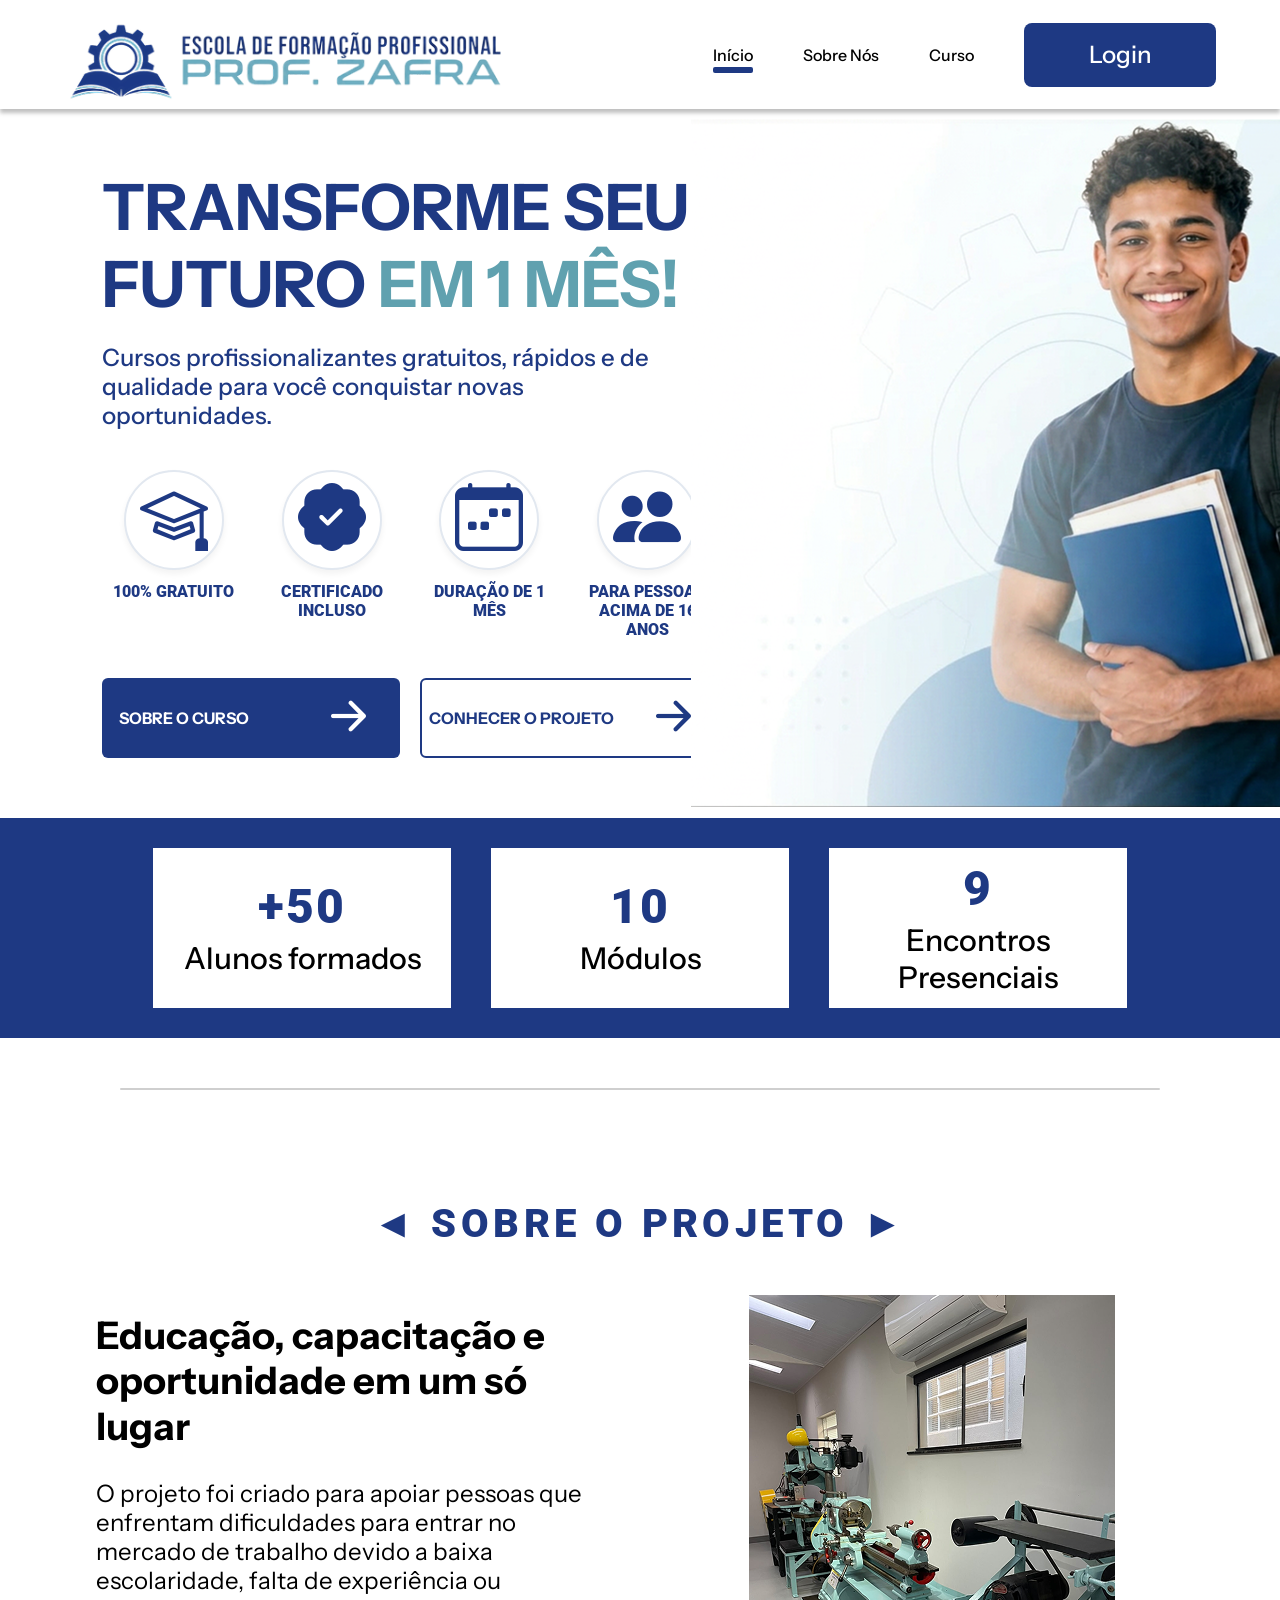
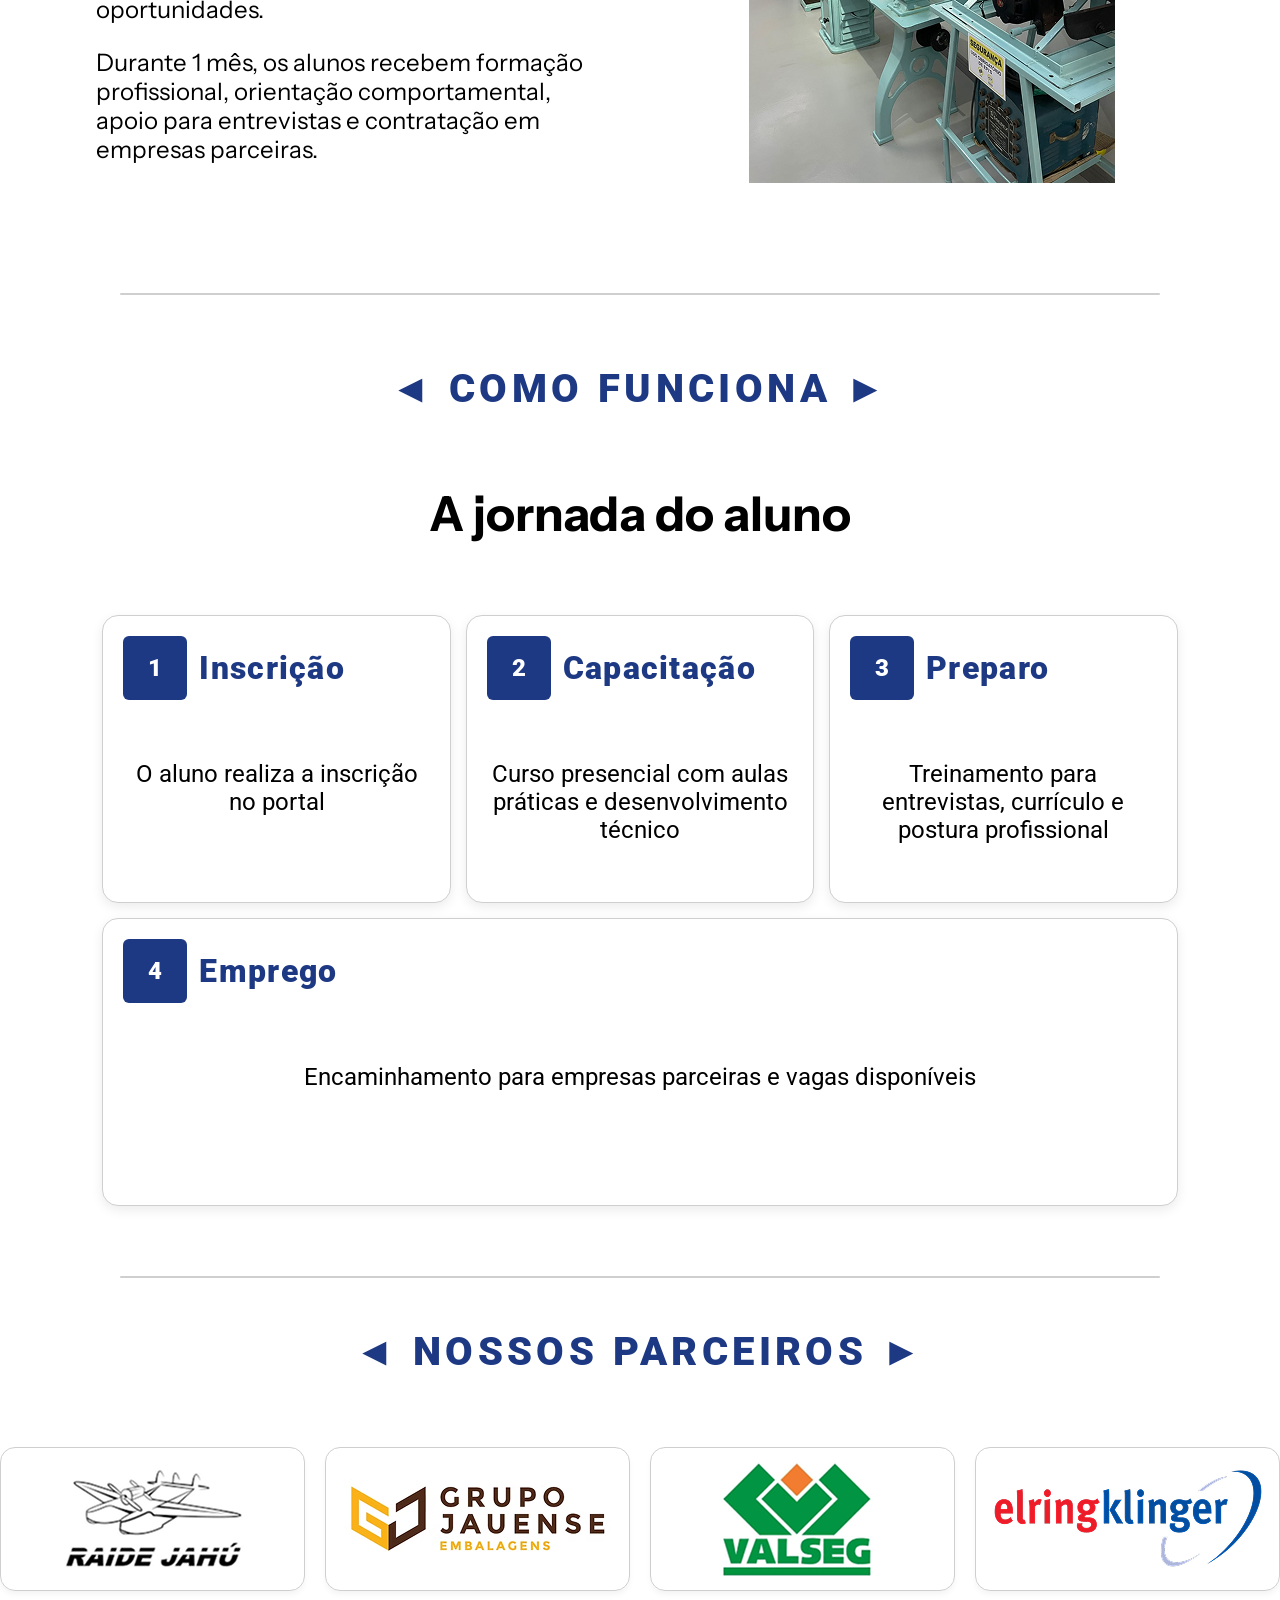
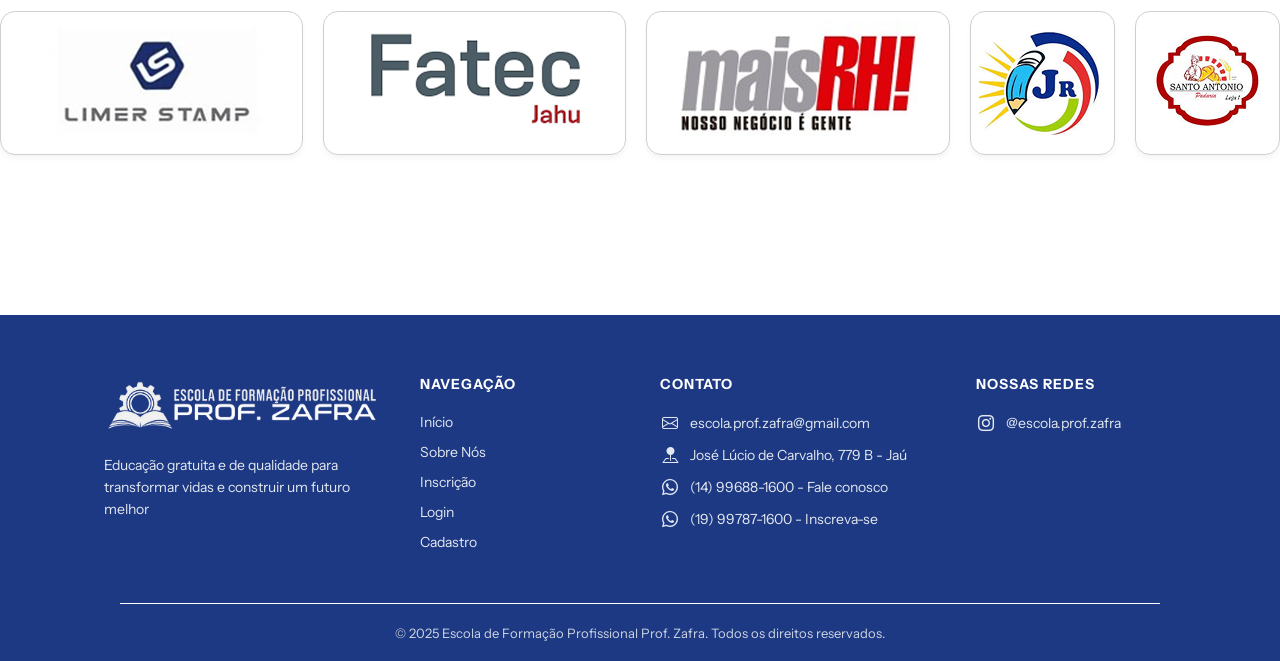
<file: index.html>
<!DOCTYPE html>
<html lang="pt-BR">
<head>
    <meta charset="UTF-8">
    <meta name="viewport" content="width=device-width, initial-scale=1.0">
    <title>Prof. Zafra - Escola de Formação Profissional</title>
    
    <link rel="preconnect" href="https://fonts.googleapis.com">
    <link rel="preconnect" href="https://fonts.gstatic.com" crossorigin>
    <link href="https://fonts.googleapis.com/css2?family=Instrument+Sans:ital,wght@0,400..700;1,400..700&family=Roboto:ital,wght@0,100;0,300;0,400;0,500;0,700;0,900;1,100;1,300;1,400;1,500;1,700;1,900&display=swap" rel="stylesheet">
    
    <link rel="stylesheet" href="css/style.css">
    <link rel="stylesheet" href="https://cdn.jsdelivr.net/npm/bootstrap-icons@1.13.1/font/bootstrap-icons.min.css">
</head>
<body>

    <header class="header-main">
        <div class="logo">
            <img src="img/Icone.png" alt="Logo Zafra">
        </div>
        <nav class="navbar">
            <div class="nav-container">
                <ul class="nav-links">
                    <li><a href="#" class="active">Início</a></li>
                    <li><a href="sobre-nos.html">Sobre Nós</a></li>
                    <li><a href="curso.html">Curso</a></li>
                    <li><a href="#" class="btn-login">Login</a></li>
                </ul>
            </div>
        </nav>
    </header>

    <main class="hero">
        <div class="hero-content">
            <h1 class="titulo-hero">TRANSFORME SEU<br>FUTURO <span class="destaque">EM 1 MÊS!</span></h1>
            
            <p class="parágrafo">
                Cursos profissionalizantes gratuitos, rápidos e de qualidade para você conquistar novas oportunidades.
            </p>

            <div class="diferenciais">
                <div class="diferencial">
                    <div class="icon-circle"><i class="bi bi-mortarboard"></i></div>
                    <p>100% GRATUITO</p>
                </div>
                <div class="diferencial">
                    <div class="icon-circle"><i class="bi bi-patch-check-fill"></i></div>
                    <p>CERTIFICADO INCLUSO</p>
                </div>
                <div class="diferencial">
                    <div class="icon-circle"><i class="bi bi-calendar-week"></i></div>
                    <p>DURAÇÃO DE 1 MÊS</p>
                </div>
                <div class="diferencial">
                    <div class="icon-circle"><i class="bi bi-people-fill"></i></div>
                    <p>PARA PESSOAS ACIMA DE 16 ANOS</p>
                </div>
            </div>

            <div class="botoes">
                <button class="botao-um">SOBRE O CURSO <i class="bi bi-arrow-right-short seta"></i></button>
                <a href="sobre-nos.html" class="botao-dois">CONHECER O PROJETO <i class="bi bi-arrow-right-short seta"></i></a>
            </div>
        </div>

     <div class="foto">
        <img src="img/aluno.png" alt="Estudante sorrindo segurando livros">
     </div>
    </main>

    <section class="indicadores">
        <div class="indicador">
            <h3>+50</h3>
            <p>Alunos formados</p>
        </div>
        <div class="indicador">
            <h3>10</h3>
            <p>Módulos</p>
        </div>
        <div class="indicador">
            <h3>9</h3>
            <p>Encontros</p>
            <p>Presenciais</p>
        </div>
    </section>

    <hr class="linha-divisoria">

    <section class="sobre">
        <span class="titulo">&#9668; SOBRE O PROJETO &#9658;</span>
        
        <div class="sobre-container">
            

            <div class="sobre-texto">
                <h2>Educação, capacitação e<br>oportunidade em um só lugar</h2>
                <p>O projeto foi criado para apoiar pessoas que enfrentam dificuldades para entrar no mercado de trabalho devido a baixa escolaridade, falta de experiência ou oportunidades.</p>
                <p>Durante 1 mês, os alunos recebem formação profissional, orientação comportamental, apoio para entrevistas e contratação em empresas parceiras.</p>
            </div>

            <div class="sobre-imagem">
                <img src="img/maquina.png" alt="Oficina de capacitação com tornos mecânicos">
            </div>
        </div>
    </section>

    <hr class="linha-divisoria">

    <section class="como-funciona">
        <span class="titulo"> &#9668; COMO FUNCIONA  &#9658;</span>
        <h2 class="titulo-jornada">A jornada do aluno</h2>

       <div class="card-container">
  
  <div class="card">
    <div class="card-header">
      <span class="number">1</span>
      <h3>Inscrição</h3>
    </div>
    <div class="card-content">
      <p>O aluno realiza a inscrição no portal</p>
    </div>
  </div>

  <div class="card">
    <div class="card-header">
      <span class="number">2</span>
      <h3>Capacitação</h3>
    </div>
    <div class="card-content">
      <p>Curso presencial com aulas práticas e desenvolvimento técnico</p>
    </div>
  </div>

  <div class="card">
    <div class="card-header">
      <span class="number">3</span>
      <h3>Preparo</h3>
    </div>
    <div class="card-content">
      <p>Treinamento para entrevistas, currículo e postura profissional</p>
    </div>
  </div>

  <div class="card">
    <div class="card-header">
      <span class="number">4</span>
      <h3>Emprego</h3>
    </div>
    <div class="card-content">
      <p>Encaminhamento para empresas parceiras e vagas disponíveis</p>
    </div>
  </div>

</div>

          
    </section>

    <hr class="linha-divisoria">

    <section class="nossos-parceiros">
        <span class="titulo">&#9668; NOSSOS PARCEIROS &#9658;</span>

        <div class="parceiros-grid">
            <div class="parceiro-card"><img src="img/Raide_Jahu.png" alt="Raide Jahú"></div>
            <div class="parceiro-card"><img src="img/GJ_Embalagens.png" alt="Grupo Jauense Embalagens"></div>
            <div class="parceiro-card"><img src="img/Valseg.png" alt="Valseg"></div>
            <div class="parceiro-card"><img src="img/elringklinger.png" alt="Elringklinger"></div>
            <div class="parceiro-card"><img src="img/limer_stamp.png" alt="Limer Stamp"></div>
            <div class="parceiro-card"><img src="img/Fatec_Jahu.png" alt="Fatec Jahu"></div>
            <div class="parceiro-card"><img src="img/Maisrh.png" alt="Mais RH"></div>
            <div class="parceiro-card"><img src="img/Jr.png" alt="JR"></div>
            <div class="parceiro-card"><img src="img/santoantonio.png" alt="Santo Antonio"></div>
        </div>
    </section>

    <footer class="footer-main">
        <div class="footer-container">
            <div class="footer-column brand-col">
                <div class="footer-logo">
                    <img src="img/Logo.png" alt="Logo Zafra">
                </div>
                <p class="footer-descricao">
                    Educação gratuita e de qualidade para transformar vidas e construir um futuro melhor
                </p>
            </div>

            <div class="footer-column">
                <h3>NAVEGAÇÃO</h3>
                <ul>
                    <li><a href="#">Início</a></li>
                    <li><a href="sobre-nos.html">Sobre Nós</a></li>
                    <li><a href="#">Inscrição</a></li>
                    <li><a href="#">Login</a></li>
                    <li><a href="#">Cadastro</a></li>
                </ul>
            </div>

            <div class="footer-column contact-col">
                <h3>CONTATO</h3>
                <ul>
                    <li><i class="bi bi-envelope"></i>escola.prof.zafra@gmail.com</li>
                    <li><i class="bi bi-pin-map-fill"></i><span> José Lúcio de Carvalho, 779 B - Jaú</span></li>
                    <li><i class="bi bi-whatsapp"></i> <span>(14) 99688-1600 - Fale conosco</span></li>
                    <li><i class="bi bi-whatsapp"></i><span>(19) 99787-1600 - Inscreva-se</span></li>
                </ul>
            </div>

            <div class="footer-column">
                <h3>NOSSAS REDES</h3>
                <ul>
                    <li><a href="#"><i class="bi bi-instagram"></i><span>@escola.prof.zafra</span></a></li>
                </ul>
            </div>

        </div>

        <div class="footer-bottom">
            <div class="footer-divisória"></div>
            <p>&copy; 2025 Escola de Formação Profissional Prof. Zafra. Todos os direitos reservados.</p>
        </div>
    </footer>


</body>
</html>
</file>
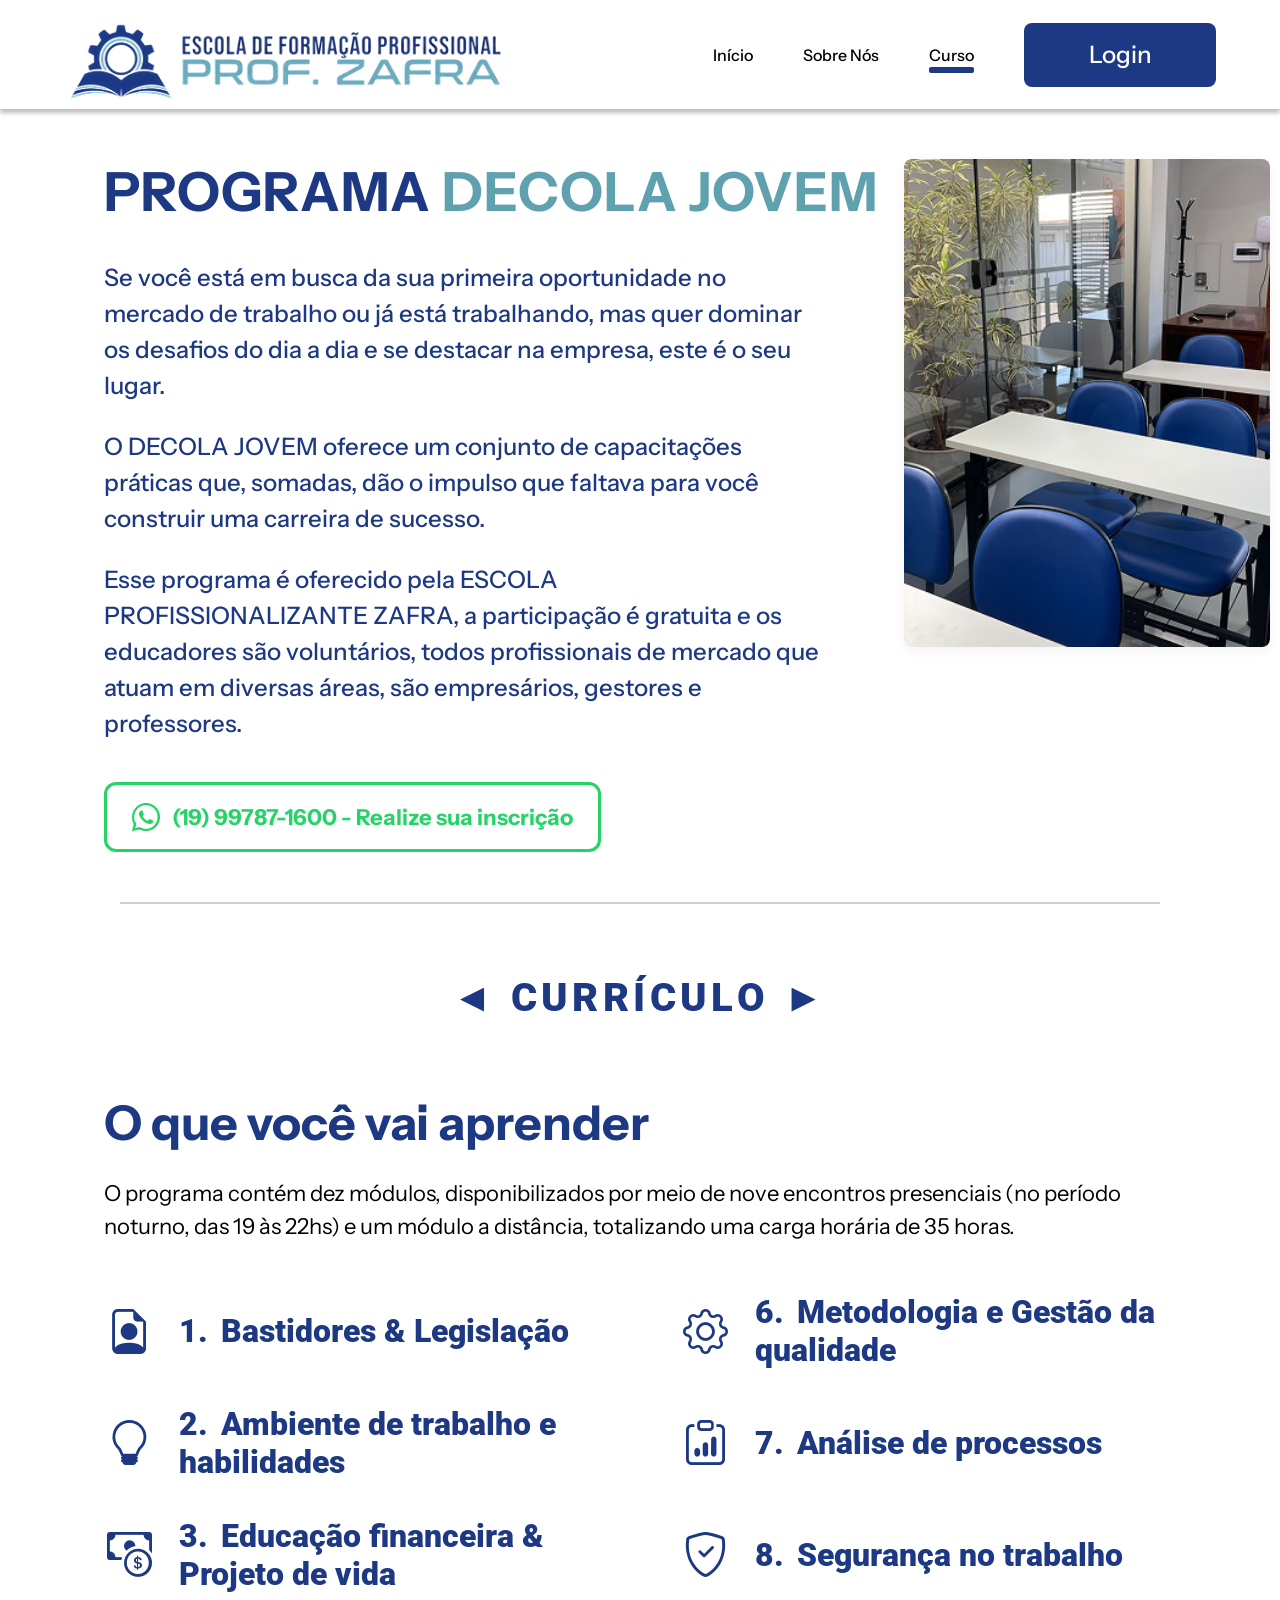
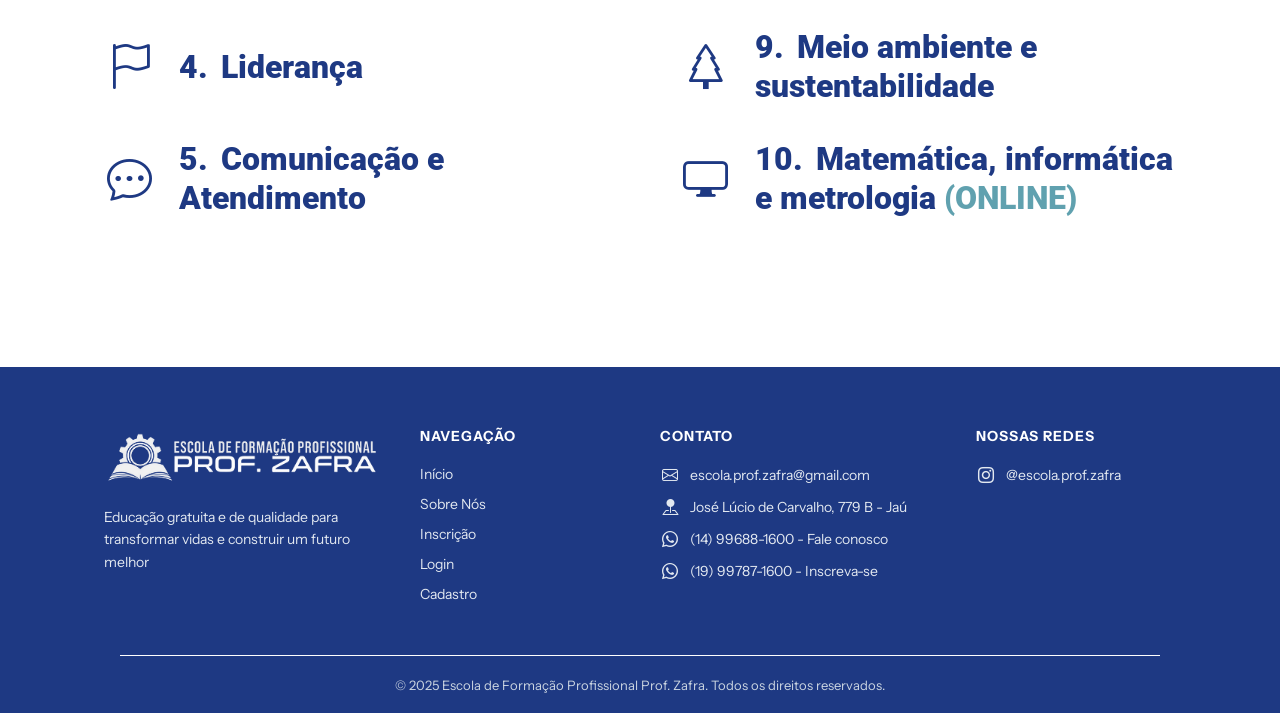
<file: curso.html>
<!DOCTYPE html>
<html lang="pt-br">
<head>
    <meta charset="UTF-8">
    <meta name="viewport" content="width=device-width, initial-scale=1.0">
    <title>Prof. Zafra - Escola de Formação Profissional</title>
    
    <link rel="preconnect" href="https://fonts.googleapis.com">
    <link rel="preconnect" href="https://fonts.gstatic.com" crossorigin>
    <link href="https://fonts.googleapis.com/css2?family=Instrument+Sans:ital,wght@0,400..700;1,400..700&family=Roboto:ital,wght@0,100;0,300;0,400;0,500;0,700;0,900;1,100;1,300;1,400;1,500;1,700;1,900&display=swap" rel="stylesheet">
    
    <link rel="stylesheet" href="css/style.css">
    <link rel="stylesheet" href="https://cdn.jsdelivr.net/npm/bootstrap-icons@1.13.1/font/bootstrap-icons.min.css">
</head>
<body>  

    <header class="header-main">
        <div class="logo">
            <img src="img/Icone.png" alt="Logo Zafra">
        </div>
        <nav class="navbar">
            <div class="nav-container">
                <ul class="nav-links">
                    <li><a href="index.html">Início</a></li>
                    <li><a href="sobre-nos.html">Sobre Nós</a></li>
                    <li><a href="curso.html" class="active">Curso</a></li>
                    <li><a href="#" class="btn-login">Login</a></li>
                </ul>
            </div>
        </nav>
    </header>

    <main class="curso-main-container">

        <section class="programa-section">

                <div class="programa-conteudo">
                    <h1 class="programa-titulo">PROGRAMA <span class="destaque">DECOLA JOVEM</span></h1>

                    <p>Se você está em busca da sua primeira oportunidade no mercado de trabalho ou já está trabalhando, mas quer dominar os desafios do dia a dia e se destacar na empresa, este é o seu lugar.</p>
                
                    <p>O DECOLA JOVEM oferece um conjunto de capacitações práticas que, somadas, dão o impulso que faltava para você construir uma carreira de sucesso.</p>
            
                    <p>Esse programa é oferecido pela ESCOLA PROFISSIONALIZANTE ZAFRA, a participação é gratuita e os educadores são voluntários, todos profissionais de mercado que atuam em diversas áreas, são empresários, gestores e professores.</p>
            
                    <a href="https://wa.me/5519997871600" target="_blank" class="btn-whatsapp">
                        <i class="bi bi-whatsapp"></i> (19) 99787-1600 - Realize sua inscrição
                    </a>
                </div>

                <div class="programa-imagem-container">
                    <img src="img/curso.png" alt="Sala de aula">
                </div>
            </div>
        </section>

        <hr class="linha-divisoria">

        <section class="curriculo-section">
            <h2 class="titulo"><span>&#9668 CURRÍCULO &#9658</span></h2>
            <p class="curriculo-subtitulo">O que você vai aprender</p>

            <p class="curriculo-descricao">O programa contém dez módulos, disponibilizados por meio de nove encontros presenciais (no período noturno, das 19 às 22hs) e um módulo a distância, totalizando uma carga horária de 35 horas.</p>
        
            <div class="modulos-grid">

                <div class="modulo-item">
                    <i class="bi bi-file-earmark-person modulo-icon"></i>
                    <p><span>1.</span> Bastidores & Legislação</p>
                </div>

                <div class="modulo-item">
                    <i class="bi bi-gear modulo-icon"></i>
                    <p><span>6.</span> Metodologia e Gestão da qualidade</p>
                </div>

                <div class="modulo-item">
                    <i class="bi bi-lightbulb modulo-icon"></i>
                    <p><span>2.</span> Ambiente de trabalho e habilidades</p>
                </div>

                <div class="modulo-item">
                    <i class="bi bi-clipboard-data modulo-icon"></i>
                    <p><span>7.</span> Análise de processos</p>
                </div>

                <div class="modulo-item">
                    <i class="bi bi-cash-coin modulo-icon"></i>
                    <p><span>3.</span> Educação financeira & Projeto de vida</p>
                </div>

                <div class="modulo-item">
                    <i class="bi bi-shield-check modulo-icon"></i>
                    <p><span>8.</span> Segurança no trabalho</p>
                </div>


                <div class="modulo-item">
                    <i class="bi bi-flag modulo-icon"></i>
                    <p><span>4.</span> Liderança</p>
                </div>

                <div class="modulo-item">
                    <i class="bi bi-tree modulo-icon"></i>
                    <p><span>9.</span> Meio ambiente e sustentabilidade</p>
                </div>

                <div class="modulo-item">
                    <i class="bi bi-chat-dots modulo-icon"></i>
                    <p><span>5.</span> Comunicação e Atendimento</p>
                </div>

                <div class="modulo-item">
                    <i class="bi bi-display modulo-icon"></i>
                    <p><span>10.</span> Matemática, informática e metrologia <span class="tag-online">(ONLINE)</span></p>
                </div>
            </div>
        
        </section>

</main>

<footer class="footer-main">
        <div class="footer-container">
            <div class="footer-column brand-col">
                <div class="footer-logo">
                    <img src="img/Logo.png" alt="Logo Zafra">
                </div>
                <p class="footer-descricao">
                    Educação gratuita e de qualidade para transformar vidas e construir um futuro melhor
                </p>
            </div>

            <div class="footer-column">
                <h3>NAVEGAÇÃO</h3>
                <ul>
                    <li><a href="index.html">Início</a></li>
                    <li><a href="sobre-nos.html">Sobre Nós</a></li>
                    <li><a href="#">Inscrição</a></li>
                    <li><a href="#">Login</a></li>
                    <li><a href="#">Cadastro</a></li>
                </ul>
            </div>

            <div class="footer-column contact-col">
                <h3>CONTATO</h3>
                <ul>
                    <li><i class="bi bi-envelope"></i>escola.prof.zafra@gmail.com</li>
                    <li><i class="bi bi-pin-map-fill"></i><span> José Lúcio de Carvalho, 779 B - Jaú</span></li>
                    <li><i class="bi bi-whatsapp"></i> <span>(14) 99688-1600 - Fale conosco</span></li>
                    <li><i class="bi bi-whatsapp"></i><span>(19) 99787-1600 - Inscreva-se</span></li>
                </ul>
            </div>

            <div class="footer-column">
                <h3>NOSSAS REDES</h3>
                <ul>
                    <li><a href="#"><i class="bi bi-instagram"></i><span>@escola.prof.zafra</span></a></li>
                </ul>
            </div>

        </div>

        <div class="footer-bottom">
            <div class="footer-divisória"></div>
            <p>&copy; 2025 Escola de Formação Profissional Prof. Zafra. Todos os direitos reservados.</p>
        </div>
    </footer>
</file>
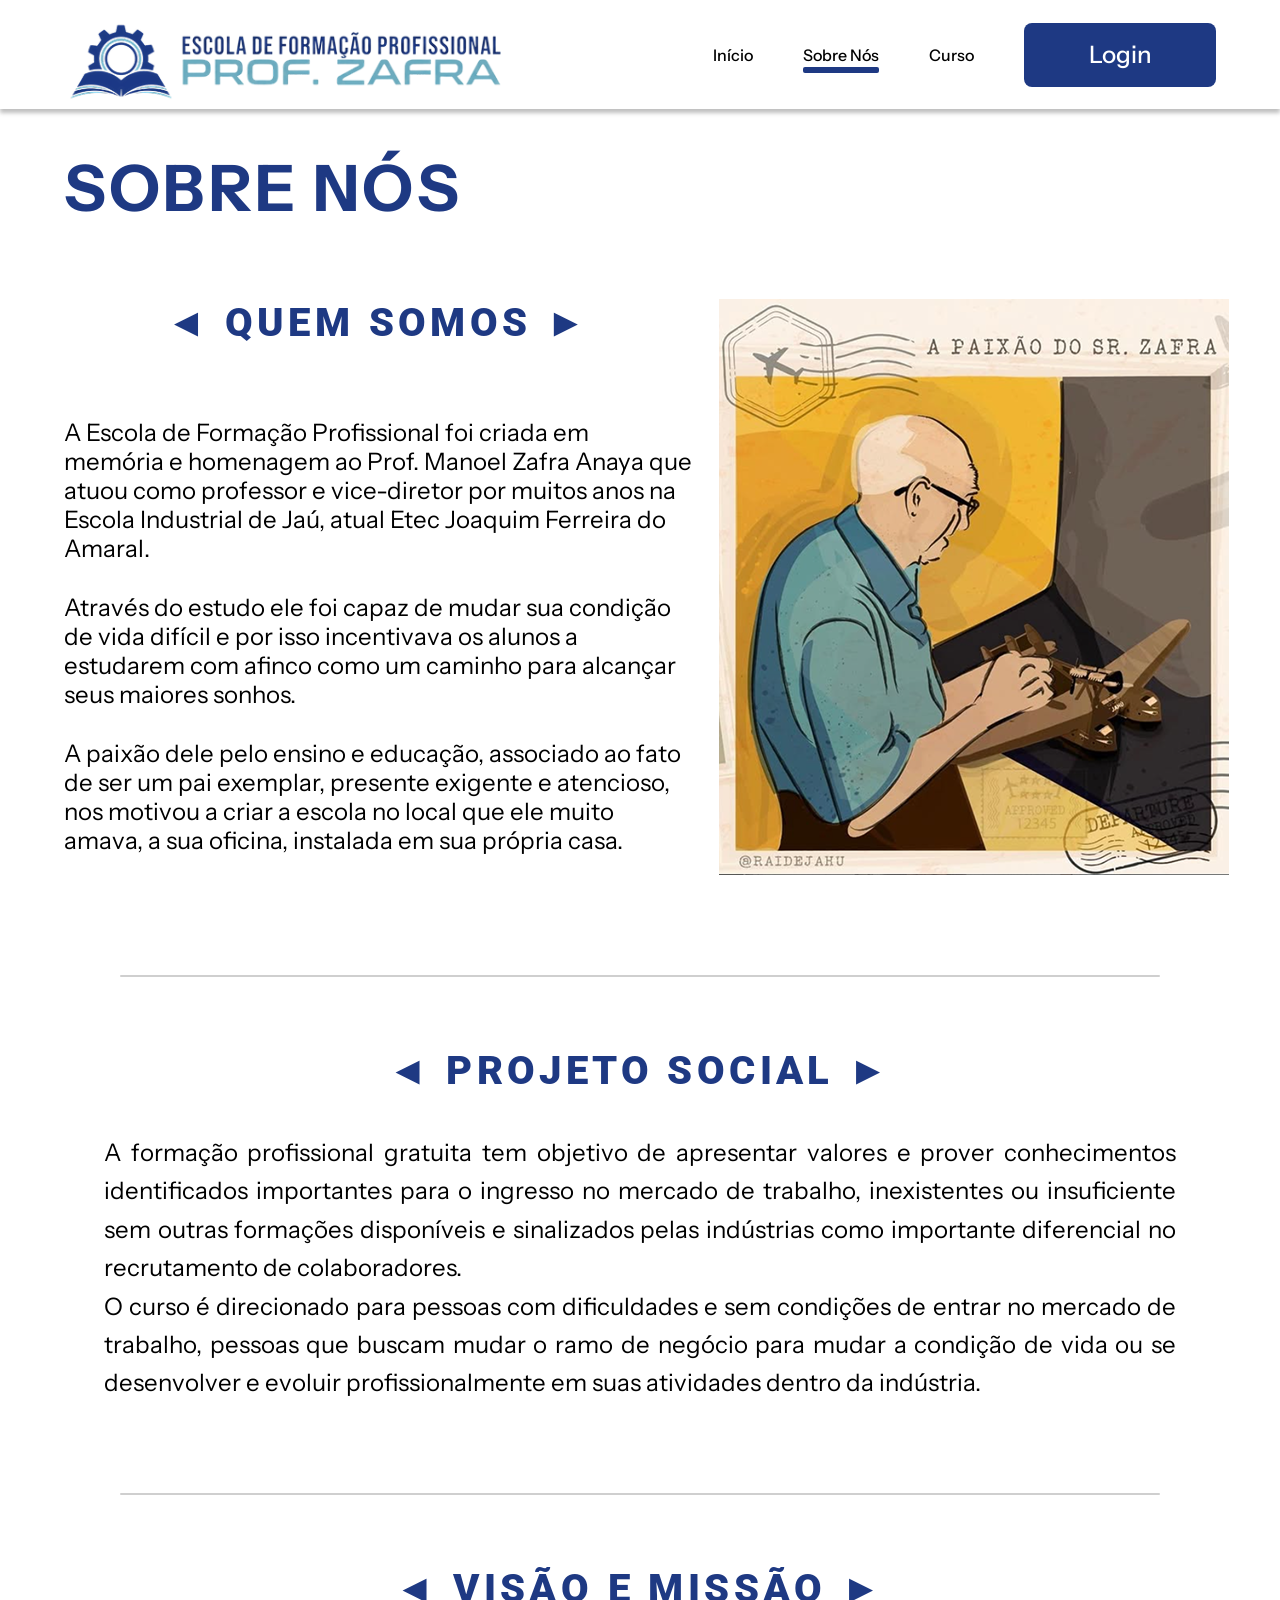
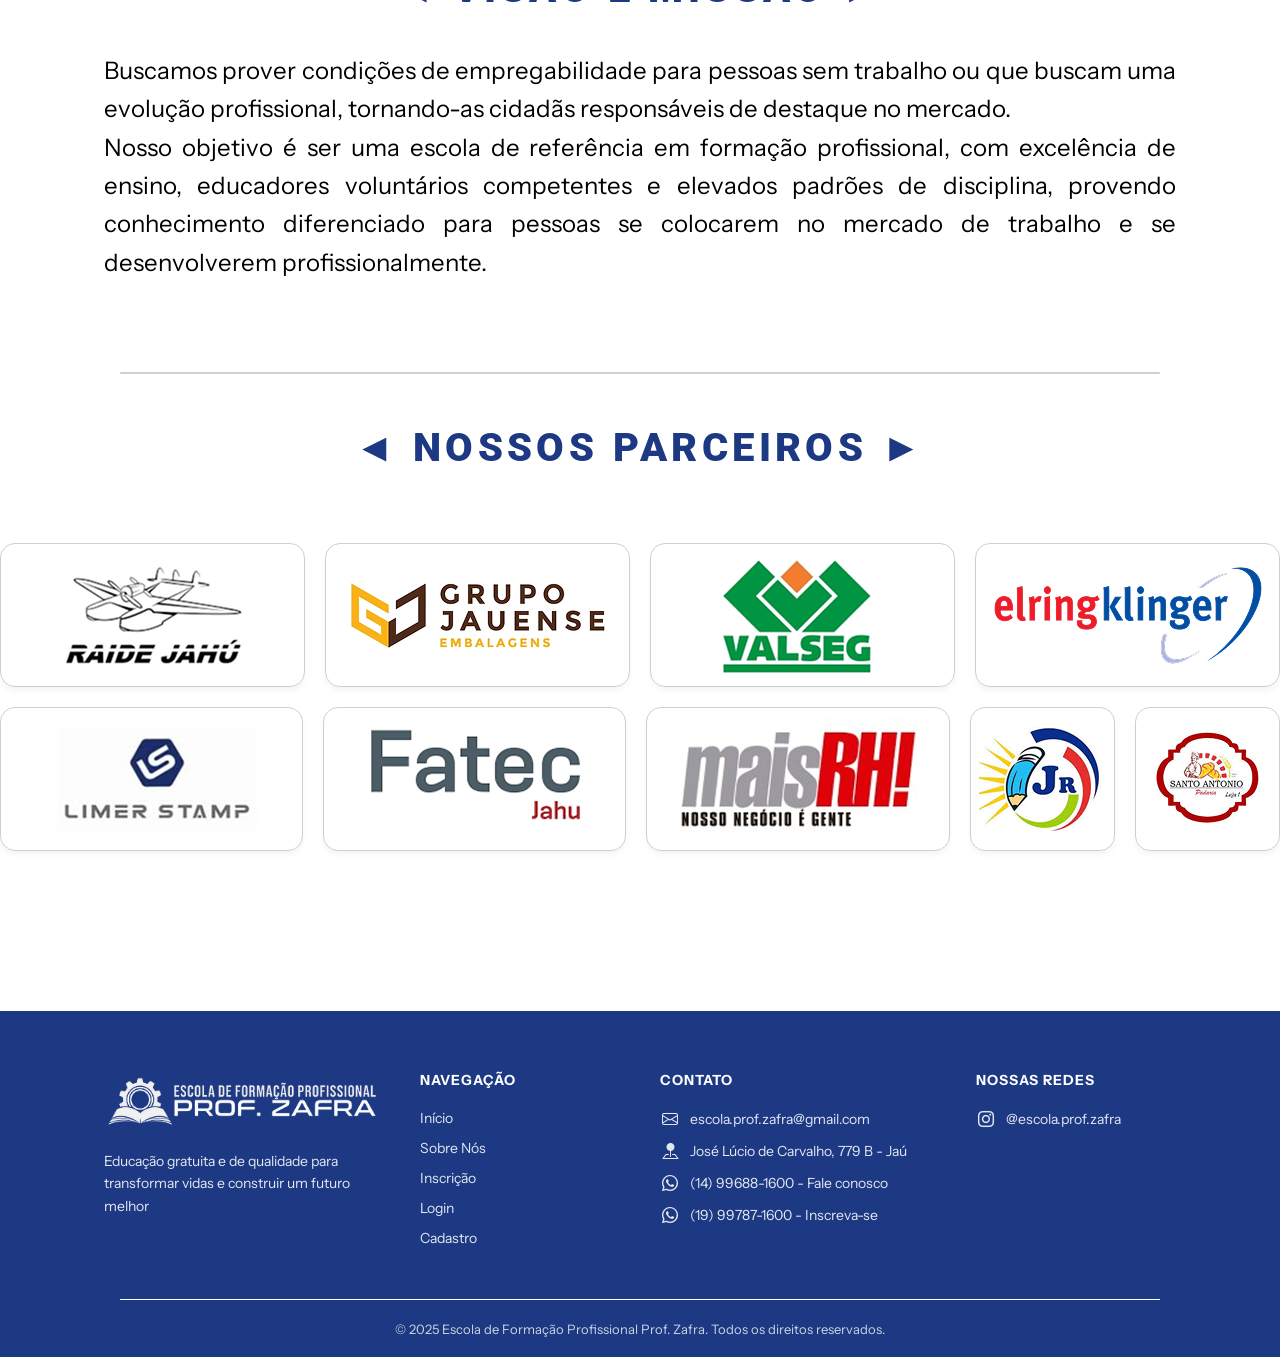
<file: sobre-nos.html>
<!DOCTYPE html>
<html lang="pt-br">
<head>
    <meta charset="UTF-8">
    <meta name="viewport" content="width=device-width, initial-scale=1.0">
    <title>Prof. Zafra - Escola de Formação Profissional</title>
    
    <link rel="preconnect" href="https://fonts.googleapis.com">
    <link rel="preconnect" href="https://fonts.gstatic.com" crossorigin>
    <link href="https://fonts.googleapis.com/css2?family=Instrument+Sans:ital,wght@0,400..700;1,400..700&family=Roboto:ital,wght@0,100;0,300;0,400;0,500;0,700;0,900;1,100;1,300;1,400;1,500;1,700;1,900&display=swap" rel="stylesheet">
    
    <link rel="stylesheet" href="css/style.css">
    <link rel="stylesheet" href="https://cdn.jsdelivr.net/npm/bootstrap-icons@1.13.1/font/bootstrap-icons.min.css">
</head>
<body>  

    <header class="header-main">
        <div class="logo">
            <img src="img/Icone.png" alt="Logo Zafra">
        </div>
        <nav class="navbar">
            <div class="nav-container">
                <ul class="nav-links">
                    <li><a href="index.html">Início</a></li>
                    <li><a href="sobre-nos.html" class="active">Sobre Nós</a></li>
                    <li><a href="curso.html">Curso</a></li>
                    <li><a href="#" class="btn-login">Login</a></li>
                </ul>
            </div>
        </nav>
    </header>

    <main class="sobre-nos">
        <h1 class="main-title">SOBRE NÓS</h1>

        <div class="sobre-conteudo">
            <div class="sobre-text-block">
                <h2 class="titulo-sobre-nos">
                    &#9668 QUEM SOMOS &#9658
                </h2>
                <p>
                    A Escola de Formação Profissional foi criada em memória e homenagem ao Prof. Manoel Zafra Anaya que atuou como professor e vice-diretor por muitos anos na Escola Industrial de Jaú, atual Etec Joaquim Ferreira do Amaral.
                </p>
                <p>
                    Através do estudo ele foi capaz de mudar sua condição de vida difícil e por isso incentivava os alunos a estudarem com afinco como um caminho para alcançar seus maiores sonhos.
                </p>
                <p>
                    A paixão dele pelo ensino e educação, associado ao fato de ser um pai exemplar, presente exigente e atencioso, nos motivou a criar a escola no local que ele muito amava, a sua oficina, instalada em sua própria casa.
                </p>
            </div>

            <div class="sobre-imagem">
                <img src="img/image 17.png" alt="A paixão do Sr. Zafra - @RAIDEJAHU" class="sobre-img">
            </div>
        </div>
    </main>

    <hr class="linha-divisoria">

    <div class="sobre-block">
        <h2 class="titulo">&#9668 PROJETO SOCIAL &#9658</h2>
        <p>
            A formação profissional gratuita tem objetivo de apresentar valores e prover conhecimentos identificados importantes para o ingresso no mercado de trabalho, inexistentes ou insuficiente sem outras formações disponíveis e sinalizados pelas indústrias como importante diferencial no recrutamento de colaboradores.
        </p>
        <p>
            O curso é direcionado para pessoas com dificuldades e sem condições de entrar no mercado de trabalho, pessoas que buscam mudar o ramo de negócio para mudar a condição de vida ou se desenvolver e evoluir profissionalmente em suas atividades dentro da indústria.
        </p>
    </div>

    <hr class="linha-divisoria">

    <div class="sobre-block">
        <h2 class="titulo">&#9668 VISÃO E MISSÃO &#9658</h2>
        <p>
            Buscamos prover condições de empregabilidade para pessoas sem trabalho ou que buscam uma evolução profissional, tornando-as cidadãs responsáveis de destaque no mercado.
        </p>
        <p>
            Nosso objetivo é ser uma escola de referência em formação profissional, com excelência de ensino, educadores voluntários competentes e elevados padrões de disciplina, provendo conhecimento diferenciado para pessoas se colocarem no mercado de trabalho e se desenvolverem profissionalmente.
        </p>
    </div>

    <hr class="linha-divisoria">

    <section class="nossos-parceiros">
        <span class="titulo">&#9668; NOSSOS PARCEIROS &#9658;</span>
        <div class="parceiros-grid">
            <div class="parceiro-card"><img src="img/Raide_Jahu.png" alt="Raide Jahú"></div>
            <div class="parceiro-card"><img src="img/GJ_Embalagens.png" alt="Grupo Jauense Embalagens"></div>
            <div class="parceiro-card"><img src="img/Valseg.png" alt="Valseg"></div>
            <div class="parceiro-card"><img src="img/elringklinger.png" alt="Elringklinger"></div>
            <div class="parceiro-card"><img src="img/limer_stamp.png" alt="Limer Stamp"></div>
            <div class="parceiro-card"><img src="img/Fatec_Jahu.png" alt="Fatec Jahu"></div>
            <div class="parceiro-card"><img src="img/Maisrh.png" alt="Mais RH"></div>
            <div class="parceiro-card"><img src="img/Jr.png" alt="JR"></div>
            <div class="parceiro-card"><img src="img/santoantonio.png" alt="Santo Antonio"></div>
        </div>
    </section>

    <footer class="footer-main">
        <div class="footer-container">
            <div class="footer-column brand-col">
                <div class="footer-logo">
                    <img src="img/Logo.png" alt="Logo Zafra">
                </div>
                <p class="footer-descricao">
                    Educação gratuita e de qualidade para transformar vidas e construir um futuro melhor
                </p>
            </div>

            <div class="footer-column">
                <h3>NAVEGAÇÃO</h3>
                <ul>
                    <li><a href="index.html">Início</a></li>
                    <li><a href="#">Sobre Nós</a></li>
                    <li><a href="#">Inscrição</a></li>
                    <li><a href="#">Login</a></li>
                    <li><a href="#">Cadastro</a></li>
                </ul>
            </div>

            <div class="footer-column contact-col">
                <h3>CONTATO</h3>
                <ul>
                    <li><i class="bi bi-envelope"></i>escola.prof.zafra@gmail.com</li>
                    <li><i class="bi bi-pin-map-fill"></i><span> José Lúcio de Carvalho, 779 B - Jaú</span></li>
                    <li><i class="bi bi-whatsapp"></i> <span>(14) 99688-1600 - Fale conosco</span></li>
                    <li><i class="bi bi-whatsapp"></i><span>(19) 99787-1600 - Inscreva-se</span></li>
                </ul>
            </div>

            <div class="footer-column">
                <h3>NOSSAS REDES</h3>
                <ul>
                    <li><a href="#"><i class="bi bi-instagram"></i><span>@escola.prof.zafra</span></a></li>
                </ul>
            </div>
        </div>

        <div class="footer-bottom">
            <div class="footer-divisória"></div>
            <p>&copy; 2025 Escola de Formação Profissional Prof. Zafra. Todos os direitos reservados.</p>
        </div>
    </footer>

</body>
</html>
</file>
<file: css/style.css>
/* ==========================================================
   RESET E CONFIGURAÇÕES GERAIS
   ========================================================== */
* {
    margin: 0;
    padding: 0;
    box-sizing: border-box;
}

body {
    background-color: #ffffff;
    color: #2b2b2b;
    display: flex;
    flex-direction: column;
    min-height: 100vh;
    font-family: 'Roboto', sans-serif;
}

/* Tipografia Base Padrão */
.header-main, .nav-container, .titulo-hero, .parágrafo, .botao-um, 
.botao-dois, .foto, .indicador p, .sobre-texto h2, .sobre-texto p, 
.titulo-jornada, .footer-main, .sobre-nos, .sobre-block p {
    font-family: 'Instrument Sans', sans-serif;
}

/* ==========================================================
   COMPONENTES REUTILIZÁVEIS / PADRÕES
   ========================================================== */
.titulo, .titulo-sobre-nos, .sobre-block .titulo {
    display: flex;
    flex-direction: column;
    justify-content: center;
    align-items: center;
    text-align: center;
    font-family: 'Roboto', sans-serif;
    font-size: 40px;
    font-weight: 900;
    letter-spacing: 4.4px;
    color: #1E3983;
    margin-bottom: 72px;
}

.sobre-block .titulo {
    margin: 20px auto 40px auto;
    flex-direction: row;
    gap: 10px;
}

.linha-divisoria {
    border: 0;
    border-top: 2px solid #cfcfcf;
    width: 1040px;
    margin: 50px auto;
    border-radius: 5px;
}

/* ==========================================================
   CABEÇALHO E NAVEGAÇÃO
   ========================================================== */
.header-main {
    display: flex;
    justify-content: space-between;
    align-items: center;
    padding: 15px 5%;
    background: #FFF;
    box-shadow: 0 4px 4px rgba(0, 0, 0, 0.25);
    gap: 40px;
}

.logo {
   width: 480px;
   height: 79px;
}

.logo img {
    max-width: 100%;
    height: auto;
}

.nav-container, .nav-links {
    display: flex;
    align-items: center;
}

.nav-container { gap: 40px; }
.nav-links { gap: 50px; list-style: none; }

.nav-links a {
    text-decoration: none;
    font-weight: 500;
    position: relative;
    padding: 8px 0;
    transition: color 0.3s ease;
    color: #000;
}

.nav-links a::after {
    content: '';
    position: absolute;
    bottom: 0;
    left: 0;
    width: 0;
    height: 6px;
    background-color: #1E3983;
    border-radius: 2px;
    transition: width 0.3s ease;
}

.nav-links a.active::after,
.nav-links a:hover::after {
    width: 100%;
}

.btn-login {
    text-decoration: none;
    background-color: #1E3983;
    color: #FFF !important;
    padding: 10px 35px;
    font-weight: 700;
    font-size: 24px;
    border-radius: 8px;
    transition: background-color 0.3s ease, transform 0.2s ease;
    display: inline-flex;
    align-items: center;
    justify-content: center;
    width: 192px;
    height: 64px;
}

.btn-login:hover {
    background-color: #0F2563;
    transform: translateY(-1px);
}

/* ==========================================================
   HOME: HERO SECTION
   ========================================================== */
.hero {
    display: flex;
    justify-content: space-between;
    align-items: stretch; 
    padding: 0 0 0 8%;    
    width: 100%;
    overflow: hidden;    
}

.hero-content {
    max-width: 50%;
    padding: 60px 0;      
    display: flex;
    flex-direction: column;
    justify-content: center;
}

.titulo-hero {
    font-size: 64px;
    color: #1E3983;
    font-weight: 700;
    line-height: 1.2;
}

.destaque { color: #60A1AF; }
.seta { font-size: 70px; }

.parágrafo {
    margin-top: 20px;
    font-size: 24px;
    color: #1E3983;
    font-weight: 500;
}

.diferenciais {
    display: grid;
    grid-template-columns: repeat(4, 1fr);
    gap: 15px;
    margin: 40px 0;
    width: 616px;
    height: 168px;
}

.diferencial {
    display: flex;
    flex-direction: column;
    align-items: center;
    text-align: center;
}

.icon-circle {
    width: 100px;
    height: 100px;
    border: 2px solid #e2e8f0;
    border-radius: 50%;
    display: flex;
    justify-content: center;
    align-items: center;
    font-size: 68px;
    box-shadow: 0 4px 6px rgba(0,0,0,0.05);
    background-color: #fff;
    color: #1E3983;
}

.diferencial p {
    font-family: 'Roboto', sans-serif;
    margin-top: 12px;
    font-size: 16px;
    font-weight: 900;
    color: #1E3983;
}

.botoes { display: flex; gap: 20px; }

.botao-um, .botao-dois {
    padding: 15px 30px;
    border-radius: 6px;
    font-weight: 700;
    font-size: 16px;
    cursor: pointer;
    display: flex;
    align-items: center;
    justify-content: center;
    transition: all 0.2s;
    width: 298px;
    height: 80px;
    white-space: nowrap;
}

.botao-um {
    background-color: #1E3983;
    color: white;
    border: none;
    gap: 65px;
}

.botao-um:hover { background-color: #0F2563; }

.botao-dois {
    background-color: transparent;
    color: #1E3983;
    border: 2.5px solid #1E3983;
    gap: 25px;
    text-decoration: none;
}

.botao-dois:hover { background-color: #f0f4f8; }

.foto {
    flex: 1;
    display: flex;
    justify-content: flex-end; 
    align-items: center;
    max-width: 50%;
}

.foto img {
    width: 100%;
    height: 98%;
    max-height: 688px;   
    object-fit: cover;   
    object-position: left center; 
    display: block;
}

/* ==========================================================
   HOME: INDICADORES E SOBRE
   ========================================================== */
.indicadores {
    background-color: #1E3983;
    padding: 30px 10%;
    display: flex;
    justify-content: center;
    gap: 40px;
}

.indicador {
    background-color: white;
    display: flex;
    width: 298px;
    height: 160px;
    justify-content: center;
    align-items: center;
    flex-direction: column;
}

.indicador h3 {
    font-family: 'Roboto', sans-serif;
    font-size: 48px;
    font-weight: 900;
    color: #1E3983;
    margin-bottom: 5px;
    letter-spacing: 1.92px;
}

.indicador p {
    font-size: 30px;
    font-weight: 500;
    color: #000;
}

/* ==========================================================
   SEÇÃO SOBRE O PROJETO
   ========================================================== */
.sobre {
    width: 100%;
    padding: 60px 0;
    background-color: #ffffff;
    display: flex;
    flex-direction: column;
    align-items: center;
}

.sobre .titulo {
    margin-bottom: 48px !important;
    display: block;
    text-align: center;
}

.sobre-container {
    display: flex;
    flex-direction: row;
    justify-content: space-between;
    align-items: center;    
    width: 85%;
    max-width: 1140px;      
    margin: 0 auto;
    gap: 80px;              
}

.sobre-texto {
    flex: 1;                
    text-align: left;
    max-width: 680px;       
}

.sobre-texto h2 {
    color: #000000;
    font-size: 38px;
    font-weight: 700;
    line-height: 1.2;
    margin-top: 0;
    margin-bottom: 30px;
}

.sobre-texto p {
    color: #000000;
    font-family: "Instrument Sans", sans-serif;
    font-size: 24px;
    font-style: normal;
    font-weight: 400;
    line-height: normal;
    margin-bottom: 24px;   
}

.sobre-texto p:last-child {
    margin-bottom: 0;
}

/* ==========================================================
   HOME: JORNADA / COMO FUNCIONA
   ========================================================== */
.como-funciona {
    padding: 20px 8%;
    text-align: center;
}

.titulo-jornada {
    color: #000;
    font-size: 48px;
    font-weight: 700;
    margin-bottom: 72px;
}

.card-container {
    display: flex;
    gap: 15px; 
    justify-content: center; 
    flex-wrap: wrap; 
    max-width: 1200px;
    margin: 0 auto;
}

.card {
    background-color: #ffffff;
    border: 1px solid #cfcfcf;
    border-radius: 16px; 
    box-shadow: 0 4px 12px rgba(0, 0, 0, 0.08); 
    padding: 20px;
    display: flex;
    width: 298px;
    height: 288px;
    flex-direction: column;
    align-items: center;
    text-align: center;
    flex: 1 1 200px;
}

.card-header {
    display: flex;
    align-items: center;
    gap: 12px;
    width: 100%;
    margin-bottom: 60px; 
}

.number {
    background-color: #1E3983; 
    color: #FFF;
    font-weight: 900;
    font-size: 24px;
    width: 64px;
    height: 64px;
    border-radius: 6px; 
    display: flex;
    align-items: center;
    justify-content: center;
    flex-shrink: 0;
}
  
.card-header h3 {
    color: #1E3983;
    font-size: 32px;
    font-weight: 900;
    font-family: 'Roboto', sans-serif;
    letter-spacing: 1.28px;
}

.card-content p {
    color: #000;
    font-size: 24px;
}

/* ==========================================================
   PARCEIROS
   ========================================================== */
.nossos-parceiros { margin-bottom: 80px; }

.parceiros-grid {
    display: flex;
    flex-wrap: wrap; 
    gap: 20px;
    justify-content: center;
}

.parceiro-card {
    height: 144px; 
    width: 298px;
    display: flex;
    align-items: center;
    justify-content: center;
    flex: 1 1 auto; 
    box-shadow: 0 4px 6px -1px rgba(0, 0, 0, 0.05);
    border: 1px solid #cfcfcf;
    border-radius: 15px;
}

.parceiro-card:nth-last-child(-n+2) { flex-basis: 140px; }

/* ==========================================================
   RODAPÉ (FOOTER)
   ========================================================== */
.footer-main {
    background-color: #1E3983;
    color: #ffffff;
    padding: 60px 0 20px 0;
    margin-top: 80px; 
    width: 100%;
}

.footer-container {
    max-width: 1200px;
    margin: 0 auto;
    padding: 0 5%;
    display: flex;
    justify-content: space-between;
    flex-wrap: wrap; 
    gap: 40px;
}

.footer-column { flex: 1; min-width: 200px; }
.footer-column.brand-col, .footer-column.contact-col { flex: 1.5; }

.footer-logo img {
    max-height: 55px; 
    margin-bottom: 20px;
}

.footer-descricao {
    font-size: 14px;
    line-height: 1.6;
    color: #e2e8f0; 
    max-width: 320px;
}

.footer-column h3 {
    font-size: 14px;
    font-weight: bold;
    letter-spacing: 1px;
    margin-bottom: 20px;
    color: #ffffff;
}

.footer-column ul { list-style: none; }

.footer-column ul li {
    margin-bottom: 12px;
    font-size: 14px;
    color: #e2e8f0;
    display: flex;
    align-items: center;
    gap: 10px; 
    white-space: nowrap;
}

.footer-column ul li a {
    color: #e2e8f0;
    text-decoration: none;
    transition: color 0.2s ease;
    display: inline-flex;
    align-items: center;
    gap: 10px;
}

.footer-column ul li a:hover { color: #93c5fd; }
.footer-column i { font-size: 16px; width: 20px; text-align: center; }
.footer-bottom { text-align: center; margin-top: 40px; padding: 0 5%; }

.footer-divisória {
    width: 1040px;
    height: 2px;
    margin: 0 auto 20px auto;
    border-top: 1px solid #FFFFFF; 
}

.footer-bottom p {
    font-size: 13px;
    color: #cbd5e1;
}

/* ==========================================================
   PÁGINA: SOBRE NÓS
   ========================================================== */
.sobre-nos {
    width: 1300px;
    margin: 0 auto;
    padding: 40px 5%;
}

.sobre-conteudo {
    display: flex;
    align-items: flex-start;
    justify-content: space-between;
    gap: 20px;
}

.sobre-text-block { flex: 1.2; }

.main-title {
    color: #1E3983;
    font-size: 64px;
    font-weight: 700;
    letter-spacing: 3.2px;
    margin-bottom: 72px;
}

.sobre-text-block p {
    color: #000;
    font-size: 24px;
    margin-bottom: 30px;
}

.sobre-imagem { flex: 1; display: flex; justify-content: center; }
.sobre-img { width: 510px; height: 576px; }

.sobre-block {
    max-width: 1200px;      
    width: 100%;
    margin: 0 auto 40px auto; 
    padding: 0 5%;          
}

.sobre-block p {
    color: #000;
    font-size: 24px;
    line-height: 1.6;       
    text-align: justify;    
}

/* ==========================================================
   PÁGINA DO CURSO
   ========================================================== */
.curso-main-container {
    max-width: 1200px;
    margin: 0 auto;
    padding: 50px 5%;
    font-family: 'Instrument Sans', sans-serif;
}

.programa-section {
    display: flex;
    flex-direction: row;
    justify-content: space-between;
    align-items: flex-start; /* Alinha o texto e imagem pelo topo */
    gap: 80px;              
    margin: 0 auto;
    width: 100%;
    max-width: 1140px;
}

.programa-conteudo {
    flex: 1;
    max-width: 720px;       
}

.programa-titulo {
    font-family: 'Instrument Sans', sans-serif;
    font-size: 54px;
    font-weight: 800;
    color: #1E3983;
    margin-bottom: 35px;
    letter-spacing: 1px;
    white-space: nowrap;
}

.programa-titulo .destaque-azul {
    color: #60A1AF;
}

.programa-conteudo p {
    color: #1E3983;
    font-size: 24px;
    font-weight: 500;
    line-height: 1.5;
    margin-bottom: 25px;
    text-align: left; /* Garante alinhamento limpo sem buracos */
    font-family: 'Instrument Sans', sans-serif;
}

.programa-imagem-container {
    width: 366px;           
    height: 488px;          
    flex-shrink: 0;         
    border-radius: 8px;
    overflow: hidden;
    box-shadow: 0 4px 12px rgba(0, 0, 0, 0.05);
}

.programa-imagem-container img {
    width: 100%;
    height: 100%;
    object-fit: cover;
    display: block;
}

.btn-whatsapp {
    display: inline-flex;
    align-items: center;
    gap: 12px;
    border: 3px solid #25D366;
    border-radius: 12px;
    padding: 15px 25px;
    color: #25D366;
    font-size: 22px;
    font-weight: 700;
    text-decoration: none;
    margin-top: 15px;
    transition: background-color 0.2s, color 0.2s;
}

.btn-whatsapp:hover {
    background-color: #25D366;
    color: #ffffff;
}

.btn-whatsapp i {
    font-size: 28px;
}

/* Elementos do Currículo */
.curriculo-section {
    padding: 20px 0;
}

.curriculo-titulo {
    font-family: 'Instrument Sans', sans-serif;
    font-size: 44px;
    font-weight: 700;
    color: #1E3983;
    text-align: center;
    margin-bottom: 40px;
    letter-spacing: 2px;
}

.curriculo-titulo span {
    font-size: 30px;
    vertical-align: middle;
}

.curriculo-subtitulo {
    font-family: 'Instrument Sans', sans-serif;
    font-size: 48px;
    font-weight: 700;
    color: #1E3983;
    margin-bottom: 25px;
}

.curriculo-descricao {
    font-family: 'Instrument Sans', sans-serif;
    color: #000000;
    font-size: 22px;
    line-height: 1.5;
    margin-bottom: 50px;
}

.modulos-grid {
    display: grid;
    grid-template-columns: repeat(2, 1fr);
    column-gap: 80px;
    row-gap: 35px;
}

.modulo-item {
    display: flex;
    align-items: center;
    gap: 25px;
}

.modulo-icon {
    font-size: 45px;
    color: #1E3983;
    width: 50px;
    text-align: center;
    flex-shrink: 0;
}

.modulo-item p {
    font-family: 'Roboto', sans-serif;
    font-size: 32px;
    font-weight: 900;
    color: #1E3983;
    line-height: 1.2;
}

.modulo-item p span {
    margin-right: 5px;
}

.tag-online {
    color: #60A1AF;
    font-weight: 900;
}

/* ==========================================================
   MEDIA QUERIES (RESPONSIVIDADE)
   ========================================================== */

/* TELAS DE ATÉ 1200px */
@media (max-width: 1200px) {
    .sobre-nos { 
        width: 100%; 
        padding: 40px 5%;
    }
    .sobre-img { 
        width: 100%; 
        max-width: 450px; 
        height: auto; 
    }
    .sobre-texto {
        max-width: 100%;
    }
    .modulos-grid {
        column-gap: 40px;
    }
    .programa-section {
        gap: 40px;
    }
}

/* TABLETS EM MODO PAISAGEM (Telas de até 1024px) */
@media (max-width: 1024px) {
    .header-main { gap: 20px; }
    .logo { width: 320px; height: auto; }
    .nav-links { gap: 25px; }
    
    .titulo-hero { font-size: 2.3rem; }
    .hero { padding: 40px 5%; }
    .sobre-conteudo { gap: 30px; }
    
    .main-title { font-size: 48px; margin-bottom: 40px; }
    .titulo, .titulo-sobre-nos, .sobre-block .titulo { font-size: 32px; margin-bottom: 30px; }
    .sobre-text-block p, .sobre-block p, .sobre-texto p { font-size: 20px; }
    .sobre-texto h2 { font-size: 36px; margin-bottom: 40px; }

    .programa-titulo { font-size: 42px; margin-bottom: 25px; }
    .programa-conteudo p, .curriculo-descricao { font-size: 18px; }
    .curriculo-subtitulo { font-size: 38px; }
    .modulo-item p { font-size: 24px; }
    .modulo-icon { font-size: 38px; width: 40px; }
}

/* CELULARES GRANDES / TABLETS EM MODO RETRATO (Telas de até 768px) */
@media (max-width: 768px) {
    .header-main { 
        flex-direction: column; 
        text-align: center; 
        padding: 20px 5%; 
        gap: 15px; 
        align-items: center; /* Centraliza verticalmente as caixas no meio */
    }
    .logo { 
        width: 240px; 
        height: auto; 
        margin: 0 auto; /* Força a centralização horizontal absoluta da caixa da logo */
        display: block;
    }
    .logo img {
        margin: 0 auto; /* Centraliza a imagem internamente */
        display: block;
    }
    .nav-container { 
        flex-direction: column; 
        text-align: center; 
        gap: 20px; 
        width: 100%;
    }
    .nav-links { 
        gap: 20px; 
        justify-content: center; 
    }
    .btn-login { 
        width: 100%; 
        max-width: 192px; 
        margin: 0 auto; 
    }
    
    .hero { flex-direction: column-reverse; padding: 30px 5%; text-align: center; }
    .hero-content { max-width: 100%; }
    .parágrafo { font-size: 20px; }
    .botoes { justify-content: center; flex-wrap: wrap; }
    .botao-um, .botao-dois { width: 100%; max-width: 298px; height: auto; padding: 20px; }
    .diferenciais { grid-template-columns: repeat(2, 1fr); width: 100%; height: auto; gap: 20px; }
    
    .indicadores { flex-direction: column; align-items: center; gap: 20px; }
    .indicador { width: 100%; max-width: 298px; }
    
    .sobre-conteudo { flex-direction: column; align-items: center; }
    .sobre-text-block { width: 100%; text-align: justify; }
    .sobre-imagem { width: 100%; margin-top: 20px; }
    .sobre-img { max-width: 100%; height: auto; }
    
    /* Estrutura do Curso Mobile */
    .programa-section { 
        flex-direction: column; 
        gap: 30px; 
        text-align: center; 
    }
    .programa-conteudo {
        max-width: 100%;
    }
    .programa-conteudo p { 
        text-align: left; /* Mantém sem buracos no mobile também */
    }
    
    .programa-imagem-container {
        width: 100%;
        max-width: 366px;
        height: auto;
        aspect-ratio: 366 / 488;
        margin: 0 auto;
    }
    
    .btn-whatsapp { width: 100%; justify-content: center; font-size: 18px; padding: 12px 20px; }
    .btn-whatsapp i { font-size: 24px; }
    .modulos-grid { grid-template-columns: 1fr; row-gap: 25px; } 
    .modulo-item { gap: 20px; }
    .modulo-item p { font-size: 22px; }
    .modulo-icon { font-size: 35px; }

    .linha-divisoria, .footer-divisória { width: 90% !important; margin: 40px auto; }
    
    .parceiros-grid { padding: 0 5%; }
    .parceiro-card { width: calc(50% - 10px); height: 110px; }
    
    .footer-container { flex-direction: column; gap: 30px; }
    .footer-column { width: 100%; }
    .footer-column ul li { white-space: normal; }
}

/* CELULARES PEQUENOS (Telas de até 480px) */
@media (max-width: 480px) {
    .main-title { font-size: 36px; letter-spacing: 1px; }
    .titulo-hero { font-size: 1.8rem; }
    .titulo, .titulo-sobre-nos, .sobre-block .titulo, .sobre-texto h2 { font-size: 24px; letter-spacing: 2px; }
    .sobre-text-block p, .sobre-block p, .sobre-texto p { font-size: 18px; }
    
    .diferenciais { grid-template-columns: 1fr; }
    .botoes { flex-direction: column; align-items: center; }
    .botao-um, .botao-dois, .parceiro-card { width: 100%; }
    
    .programa-titulo { font-size: 32px; }
    .curriculo-titulo { font-size: 32px; }
    .curriculo-subtitulo { font-size: 28px; }
    .modulo-item p { font-size: 18px; }
    .modulo-icon { font-size: 28px; width: 32px; }
}
</file>
